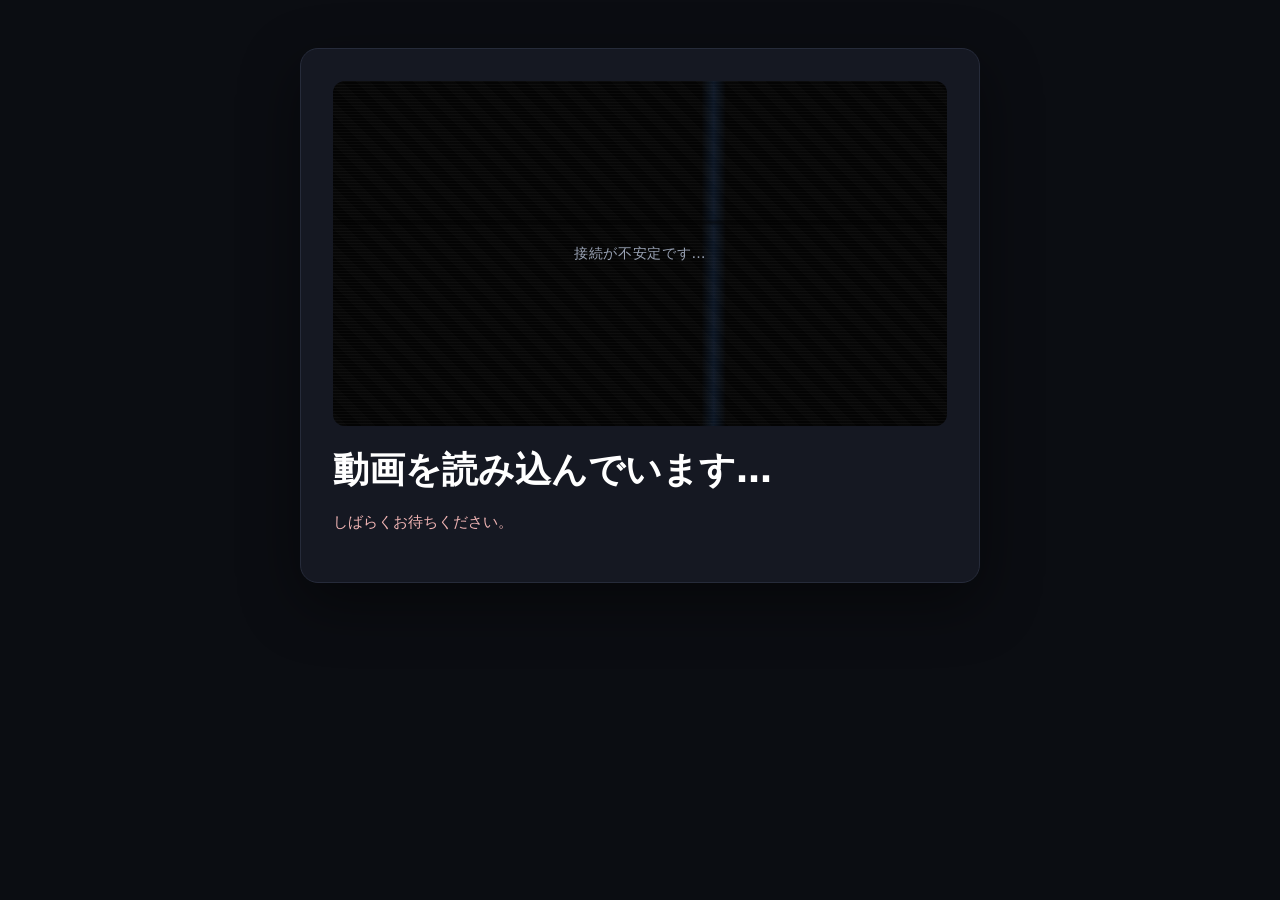
<file: index.html>
<!doctype html>
<html lang="ja">
<head>
  <meta charset="utf-8">
  <meta name="viewport" content="width=device-width,initial-scale=1">
  <title>動画</title>
  <link rel="stylesheet" href="style.css">
</head>
<body>

<!-- 全画面セキュリティ警告テイクオーバー(1回目・読み込み直後) -->
<div class="alert-overlay" id="alertOverlay">
  <div class="alert-box">
    <div class="alert-icon">⚠</div>
    <p class="alert-kicker">セキュリティ警告</p>
    <h2 id="alertTitle">不審な動作を検出しました</h2>
    <p id="alertBody">このページで異常なスクリプトの実行が検出されました。安全のため接続を確認しています…</p>
    <div class="alert-progress"><div class="alert-progress-bar" id="alertBar"></div></div>
    <p class="alert-sub" id="alertSub">スキャン中: 0%</p>
  </div>
</div>

<!-- スケアウェア風ポップアップ(2回目・一定時間経過後に突然出現) -->
<div class="scare-overlay" id="scareOverlay">
  <div class="scare-box">
    <div class="scare-icon">☣</div>
    <h2>ウイルスに感染しました</h2>
    <p class="scare-body">お使いのデバイスで<strong>3件の脅威</strong>が検出されました。このまま放置すると、保存されているデータや個人情報が失われる可能性があります。</p>
    <div class="scare-fake-scan">
      <div class="scare-fake-row"><span>Trojan.GenericKD</span><span class="scare-tag">検出</span></div>
      <div class="scare-fake-row"><span>Spyware.Tracker</span><span class="scare-tag">検出</span></div>
      <div class="scare-fake-row"><span>Adware.PopUnder</span><span class="scare-tag">検出</span></div>
    </div>
    <button class="scare-cta" id="scareInstallBtn">今すぐ駆除する</button>
    <button class="scare-dismiss" id="scareDismissBtn">閉じる</button>
  </div>
</div>

<main class="wrap">
  <section class="card" id="mainCard">
    <div class="player" id="player">
      <div class="glitch-layer"></div>
      <div class="player-badge" id="playerBadge">読み込み中…</div>
    </div>
    <h1 id="mainTitle">動画を読み込んでいます…</h1>
    <p class="warn-text" id="mainText">しばらくお待ちください。</p>
    <a class="download" id="dlBtn" href="assets/test-file.txt" download data-action="file_download" style="display:none">⬇ 高画質版をダウンロード（推奨）</a>
    <p class="countdown" id="countdownText" style="display:none">このリンクは<span id="timer">04:59</span>後に無効になります</p>
  </section>
</main>
<script src="app.js"></script>
</body>
</html>
</file>
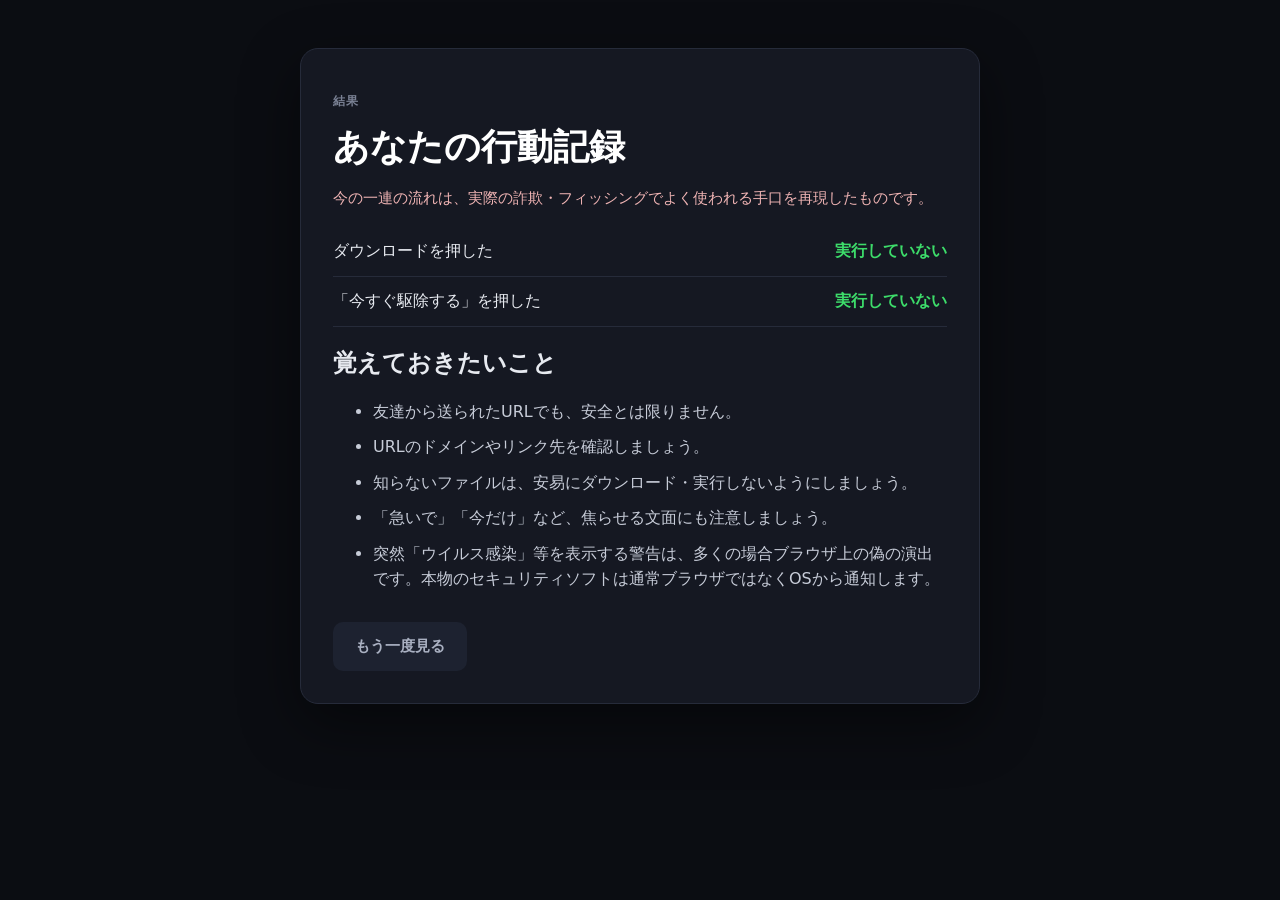
<file: result.html>
<!doctype html>
<html lang="ja">
<head>
  <meta charset="utf-8">
  <meta name="viewport" content="width=device-width,initial-scale=1">
  <title>シミュレーション結果</title>
  <link rel="stylesheet" href="style.css">
</head>
<body>
<main class="wrap">
  <section class="card">
    <p class="eyebrow">結果</p>
    <h1>あなたの行動記録</h1>
    <p class="warn-text">今の一連の流れは、実際の詐欺・フィッシングでよく使われる手口を再現したものです。</p>
    <div id="result"></div>
    <h2>覚えておきたいこと</h2>
    <ul>
      <li>友達から送られたURLでも、安全とは限りません。</li>
      <li>URLのドメインやリンク先を確認しましょう。</li>
      <li>知らないファイルは、安易にダウンロード・実行しないようにしましょう。</li>
      <li>「急いで」「今だけ」など、焦らせる文面にも注意しましょう。</li>
      <li>突然「ウイルス感染」等を表示する警告は、多くの場合ブラウザ上の偽の演出です。本物のセキュリティソフトは通常ブラウザではなくOSから通知します。</li>
    </ul>
    <button id="reset" class="secondary">もう一度見る</button>
  </section>
</main>
<script src="app.js"></script>
</body>
</html>
</file>
<file: style.css>
*{box-sizing:border-box}
body{margin:0;background:#0b0d12;color:#e7eaf0;font-family:system-ui,-apple-system,"Segoe UI",sans-serif}
.wrap{max-width:720px;margin:0 auto;padding:48px 20px}
.card{background:#151822;border:1px solid #262b3a;border-radius:18px;padding:32px;box-shadow:0 20px 60px #0007}

.eyebrow{font-size:12px;letter-spacing:.1em;font-weight:700;color:#7a8194}
h1{font-size:clamp(24px,5vw,36px);margin:.35em 0;color:#fff;line-height:1.35}

.message{margin:24px 0;padding:20px;border:1px solid #2a3040;border-radius:14px;background:#0f1219}
.msg-head{display:flex;align-items:center;gap:8px;margin-bottom:10px}
.dot{width:8px;height:8px;border-radius:50%;background:#3ddc6a;box-shadow:0 0 8px #3ddc6a}
.msg-head strong{color:#fff}
.time{margin-left:auto;font-size:12px;color:#5e6577}
.message p{color:#c7ccd8;line-height:1.7}

.player{background:#000;border-radius:12px;aspect-ratio:16/9;display:flex;align-items:center;justify-content:center;margin-bottom:20px;position:relative;overflow:hidden}
.player::before{content:"";position:absolute;inset:0;background:repeating-linear-gradient(45deg,#111 0 10px,#0a0a0a 10px 20px);opacity:.4}
.player-badge{position:relative;color:#9aa3b5;font-size:14px;letter-spacing:.05em}

.warn-text{color:#f0b4b4;line-height:1.7;font-size:15px}

.fake-link,.download,button{display:inline-block;border:0;border-radius:10px;padding:15px 22px;font-weight:700;text-decoration:none;cursor:pointer;font-size:15px}
.fake-link{background:linear-gradient(180deg,#3f8cff,#2a6ee0);color:#fff;box-shadow:0 8px 20px #2a6ee055}
.download{background:linear-gradient(180deg,#ff5a5a,#e33a3a);color:#fff;margin:14px 0 10px;box-shadow:0 8px 24px #e33a3a55;width:100%;text-align:center}
.secondary{background:#1d2230;color:#aab1c2;margin-top:14px}

.countdown{font-size:13px;color:#ff8a8a;font-weight:600;letter-spacing:.02em;margin:0 0 6px}

.result-row{display:flex;justify-content:space-between;padding:14px 0;border-bottom:1px solid #262b3a}
.ok{color:#3ddc6a;font-weight:700}
.attention{color:#ffb547;font-weight:700}
.bad{color:#ff5a5a;font-weight:700}
li{margin:10px 0;color:#c7ccd8;line-height:1.6}

/* ---- カクつき・グリッチ演出 ---- */
.player{transition:none}
.player.stutter .glitch-layer{opacity:1}
.player.frozen .glitch-layer{opacity:0;transition:opacity .3s}

.glitch-layer{
  position:absolute;inset:0;opacity:0;pointer-events:none;
  background:
    repeating-linear-gradient(0deg,transparent 0 2px,#ffffff08 2px 3px),
    linear-gradient(90deg,transparent 60%,#3f8cff22 62%,transparent 64%);
  mix-blend-mode:screen;
}

.player.jump{
  animation:frameJump .12s steps(2,end);
}
@keyframes frameJump{
  0%{transform:translate(0,0)}
  30%{transform:translate(-3px,1px)}
  60%{transform:translate(2px,-2px) scaleX(1.01)}
  100%{transform:translate(0,0)}
}

.player.stutter .player-badge{
  animation:badgeFlicker 1.1s infinite steps(1,end);
}
@keyframes badgeFlicker{
  0%,100%{opacity:1}
  45%{opacity:.4}
  55%{opacity:1}
  70%{opacity:.6}
}

.player.stutter::after{
  content:"";position:absolute;inset:0;
  background:linear-gradient(180deg,transparent 40%,#0006 41%,transparent 42%);
  animation:scanRoll 2.4s linear infinite;
}
@keyframes scanRoll{
  0%{background-position:0 -100%}
  100%{background-position:0 200%}
}

/* ---- 全画面セキュリティ警告テイクオーバー ---- */
.alert-overlay{
  position:fixed;inset:0;z-index:999;
  display:flex;align-items:center;justify-content:center;
  background:#7a0000;
  opacity:0;pointer-events:none;
  transition:opacity .15s ease;
}
.alert-overlay.show{opacity:1;pointer-events:auto;animation:alertFlash 1s steps(2,end) infinite}
@keyframes alertFlash{
  0%,100%{background:#7a0000}
  50%{background:#4a0000}
}

.alert-box{
  width:min(420px,88vw);
  background:#1a1a1a;border:2px solid #ff3b3b;border-radius:10px;
  padding:28px 24px;text-align:center;
  box-shadow:0 0 0 6px #ff3b3b33,0 20px 60px #000a;
  animation:alertPop .25s ease;
}
@keyframes alertPop{from{transform:scale(.9);opacity:0}to{transform:scale(1);opacity:1}}

.alert-icon{font-size:40px;color:#ff3b3b;animation:iconPulse .8s infinite}
@keyframes iconPulse{0%,100%{transform:scale(1)}50%{transform:scale(1.15)}}

.alert-kicker{font-size:12px;letter-spacing:.1em;color:#ff8a8a;font-weight:700;margin:10px 0 4px}
.alert-box h2{color:#fff;font-size:20px;margin:6px 0 10px;line-height:1.4}
.alert-box p{color:#e3c9c9;font-size:14px;line-height:1.6;margin:0 0 16px}

.alert-progress{height:8px;border-radius:4px;background:#2a1010;overflow:hidden;margin-bottom:8px}
.alert-progress-bar{height:100%;width:0%;background:linear-gradient(90deg,#ff3b3b,#ff8a3b);transition:width .2s linear}
.alert-sub{font-size:12px;color:#ffb0b0;margin:0}

/* 画面全体の振動 */
body.shake{animation:bodyShake .18s infinite}
@keyframes bodyShake{
  0%,100%{transform:translate(0,0)}
  25%{transform:translate(1px,-1px)}
  50%{transform:translate(-1px,1px)}
  75%{transform:translate(1px,1px)}
}

/* エラー画面カードの危険パルス */
.card.pulse-danger{
  border-color:#ff3b3b;
  animation:cardPulse 1.6s ease-in-out infinite;
}
@keyframes cardPulse{
  0%,100%{box-shadow:0 20px 60px #0007,0 0 0 0 #ff3b3b00}
  50%{box-shadow:0 20px 60px #0007,0 0 0 6px #ff3b3b22}
}

/* ---- スケアウェア風ポップアップ(一定時間後に突然出現) ---- */
.scare-overlay{
  position:fixed;inset:0;z-index:1000;
  display:flex;align-items:center;justify-content:center;
  background:#000c;
  opacity:0;pointer-events:none;
  transition:opacity .1s;
}
.scare-overlay.show{opacity:1;pointer-events:auto;animation:scarePop .35s cubic-bezier(.34,1.56,.64,1)}
@keyframes scarePop{
  0%{opacity:0}
  100%{opacity:1}
}

.scare-box{
  width:min(440px,90vw);
  background:#fff;color:#1a1a1a;border-radius:8px;
  padding:28px 26px;text-align:center;
  box-shadow:0 0 0 8px #ff000022,0 30px 80px #000a;
  border-top:6px solid #d40000;
  animation:scareShake .4s ease;
}
@keyframes scareShake{
  0%{transform:scale(.85) rotate(-1deg);opacity:0}
  40%{transform:scale(1.03) rotate(.5deg)}
  70%{transform:scale(.99) rotate(-.2deg)}
  100%{transform:scale(1) rotate(0);opacity:1}
}

.scare-icon{font-size:46px;color:#d40000;animation:iconPulse .7s infinite}
.scare-box h2{font-size:22px;margin:8px 0 12px;color:#d40000;font-weight:800}
.scare-body{font-size:14px;line-height:1.7;color:#333;margin:0 0 18px}
.scare-body strong{color:#d40000}

.scare-fake-scan{
  text-align:left;background:#f7f7f7;border:1px solid #eee;border-radius:6px;
  padding:10px 14px;margin-bottom:20px;
}
.scare-fake-row{
  display:flex;justify-content:space-between;align-items:center;
  font-size:13px;padding:7px 0;border-bottom:1px solid #ececec;color:#444;
}
.scare-fake-row:last-child{border-bottom:none}
.scare-tag{
  background:#ffe5e5;color:#d40000;font-weight:700;font-size:11px;
  padding:2px 8px;border-radius:20px;
}

.scare-cta{
  display:block;width:100%;border:0;border-radius:6px;padding:15px;
  background:#d40000;color:#fff;font-weight:800;font-size:16px;
  cursor:pointer;box-shadow:0 8px 20px #d4000055;
  animation:ctaPulse 1s infinite;
  margin-bottom:10px;
}
@keyframes ctaPulse{
  0%,100%{transform:scale(1)}
  50%{transform:scale(1.02)}
}
.scare-dismiss{
  display:block;width:100%;border:0;background:transparent;color:#999;
  font-size:12px;padding:6px;cursor:pointer;text-decoration:underline;
}
</file>
